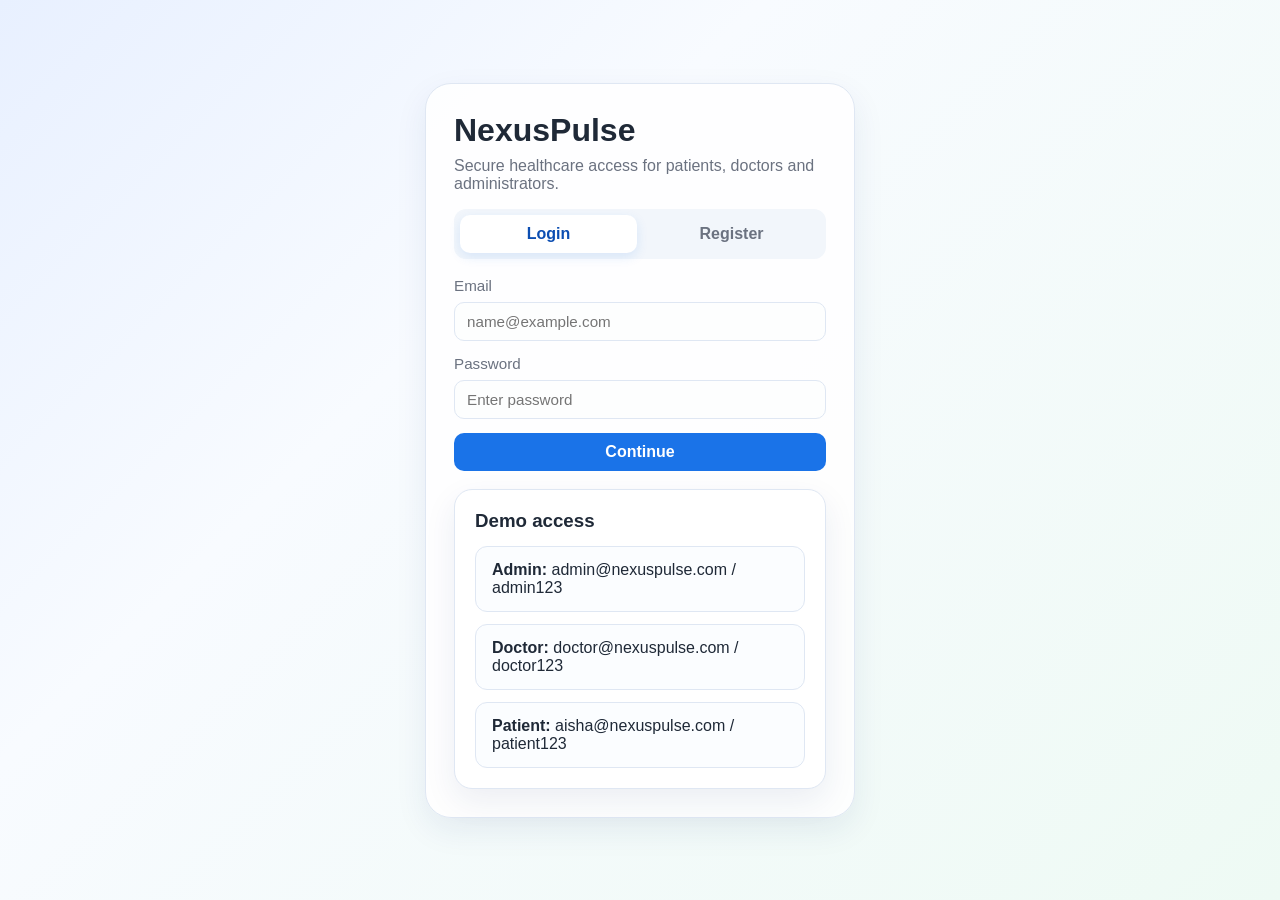
<file: index.html>
<!DOCTYPE html>
<html lang="en">
  <head>
    <meta charset="UTF-8" />
    <meta name="viewport" content="width=device-width, initial-scale=1.0" />
    <title>NexusPulse Healthcare</title>
    <link rel="stylesheet" href="style.css" />
  </head>
  <body>
    <div id="app"></div>
    <script src="app.js"></script>
  </body>
</html>
</file>
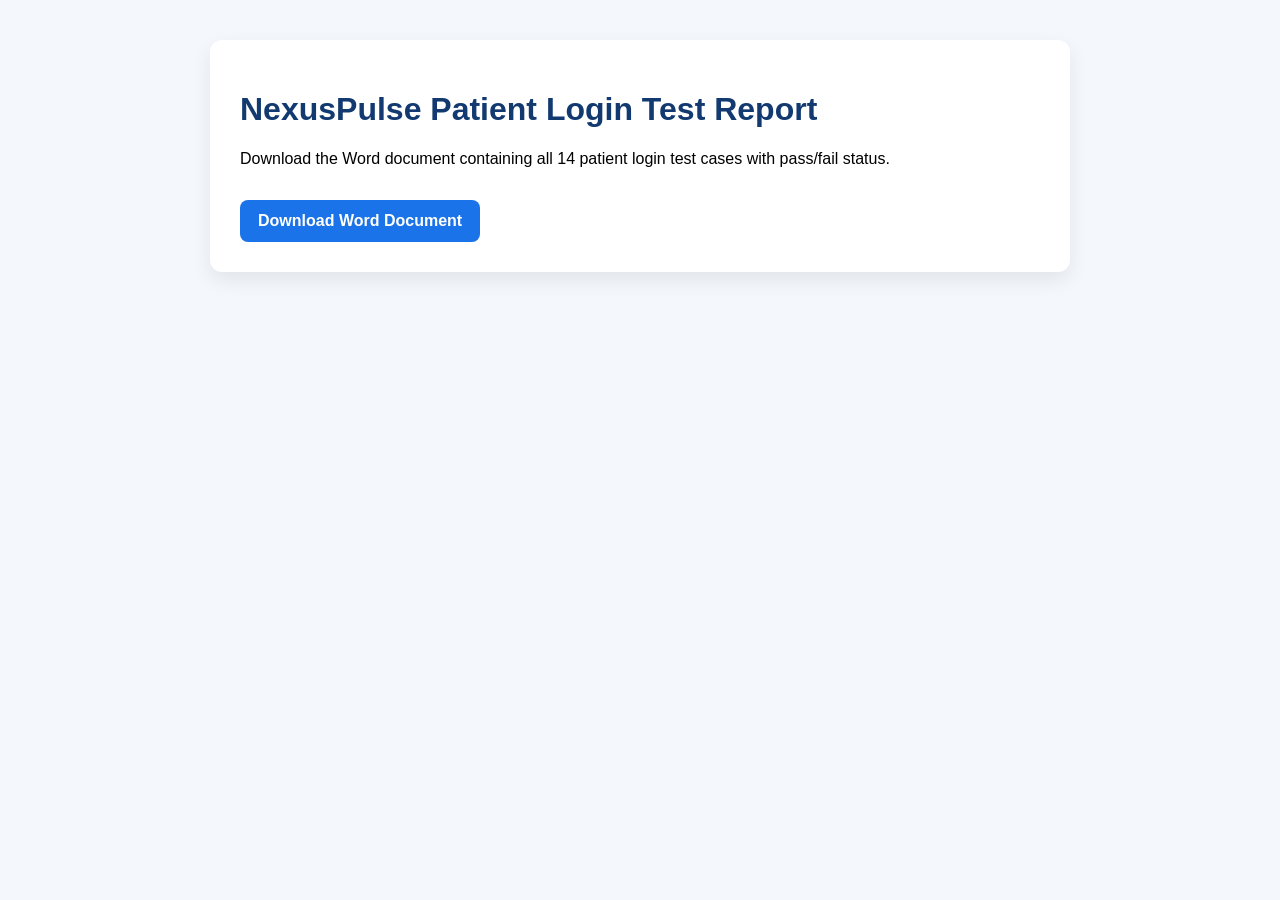
<file: download_report.html>
<!DOCTYPE html>
<html lang="en">
<head>
  <meta charset="UTF-8" />
  <meta name="viewport" content="width=device-width, initial-scale=1.0" />
  <title>Download NexusPulse Test Report</title>
  <style>
    body { font-family: Arial, sans-serif; background: #f4f7fb; margin: 0; padding: 40px; }
    .card { max-width: 800px; margin: auto; background: white; border-radius: 12px; box-shadow: 0 8px 20px rgba(0,0,0,0.08); padding: 30px; }
    h1 { color: #123a70; }
    a { display: inline-block; margin-top: 16px; text-decoration: none; background: #1a73e8; color: #fff; padding: 12px 18px; border-radius: 8px; font-weight: bold; }
  </style>
</head>
<body>
  <div class="card">
    <h1>NexusPulse Patient Login Test Report</h1>
    <p>Download the Word document containing all 14 patient login test cases with pass/fail status.</p>
    <a href="NexusPulse_Patient_Login_Test_Report.docx" download>Download Word Document</a>
  </div>
</body>
</html>
</file>
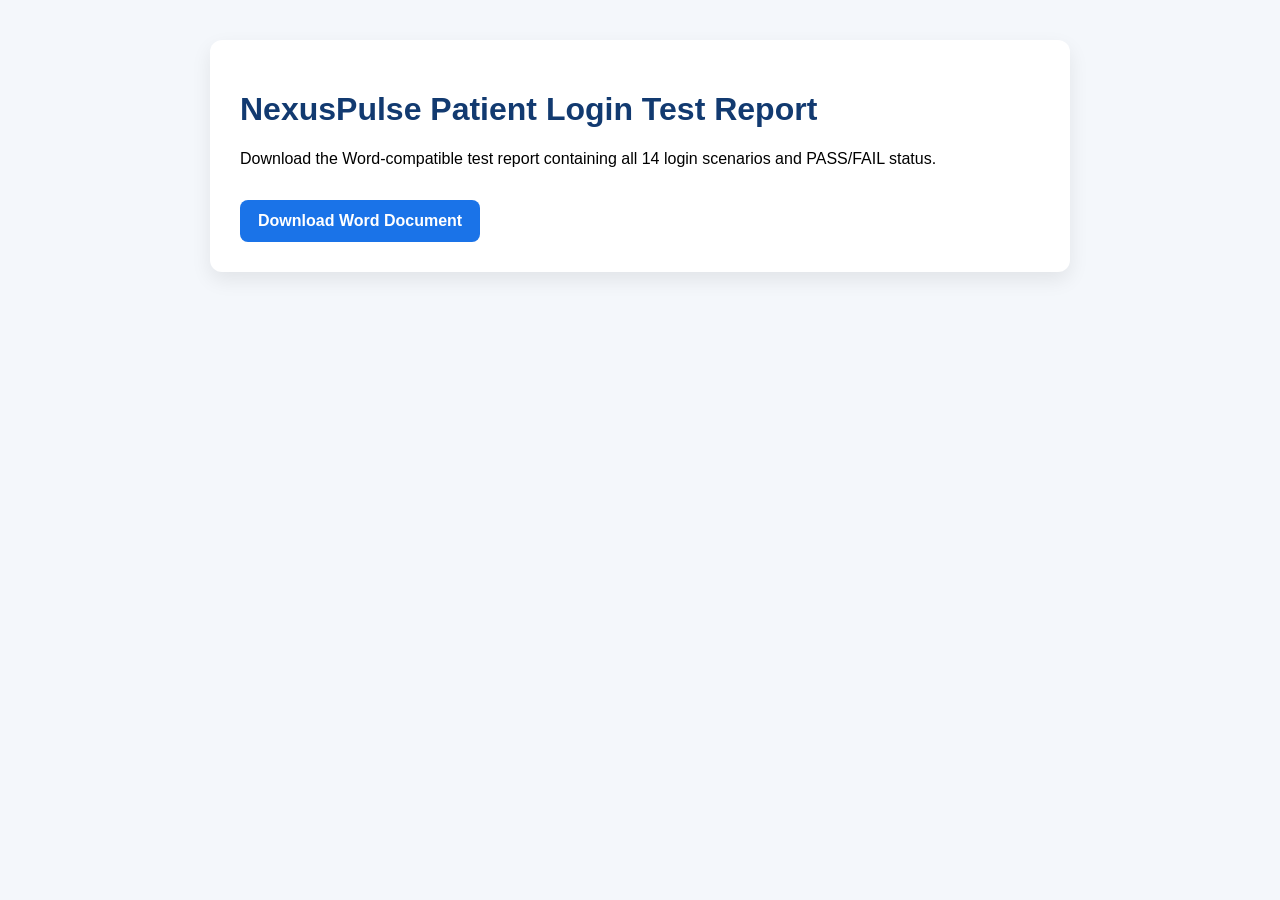
<file: download_word_report.html>
<!DOCTYPE html>
<html lang="en">
<head>
  <meta charset="UTF-8" />
  <meta name="viewport" content="width=device-width, initial-scale=1.0" />
  <title>NexusPulse Login Test Report</title>
  <style>
    body { font-family: Arial, sans-serif; background: #f4f7fb; margin: 0; padding: 40px; }
    .card { max-width: 800px; margin: auto; background: white; border-radius: 12px; box-shadow: 0 8px 20px rgba(0,0,0,0.08); padding: 30px; }
    h1 { color: #123a70; }
    a { display: inline-block; margin-top: 16px; text-decoration: none; background: #1a73e8; color: #fff; padding: 12px 18px; border-radius: 8px; font-weight: bold; }
  </style>
</head>
<body>
  <div class="card">
    <h1>NexusPulse Patient Login Test Report</h1>
    <p>Download the Word-compatible test report containing all 14 login scenarios and PASS/FAIL status.</p>
    <a href="NexusPulse_Patient_Login_Test_Report.rtf" download>Download Word Document</a>
  </div>
</body>
</html>
</file>
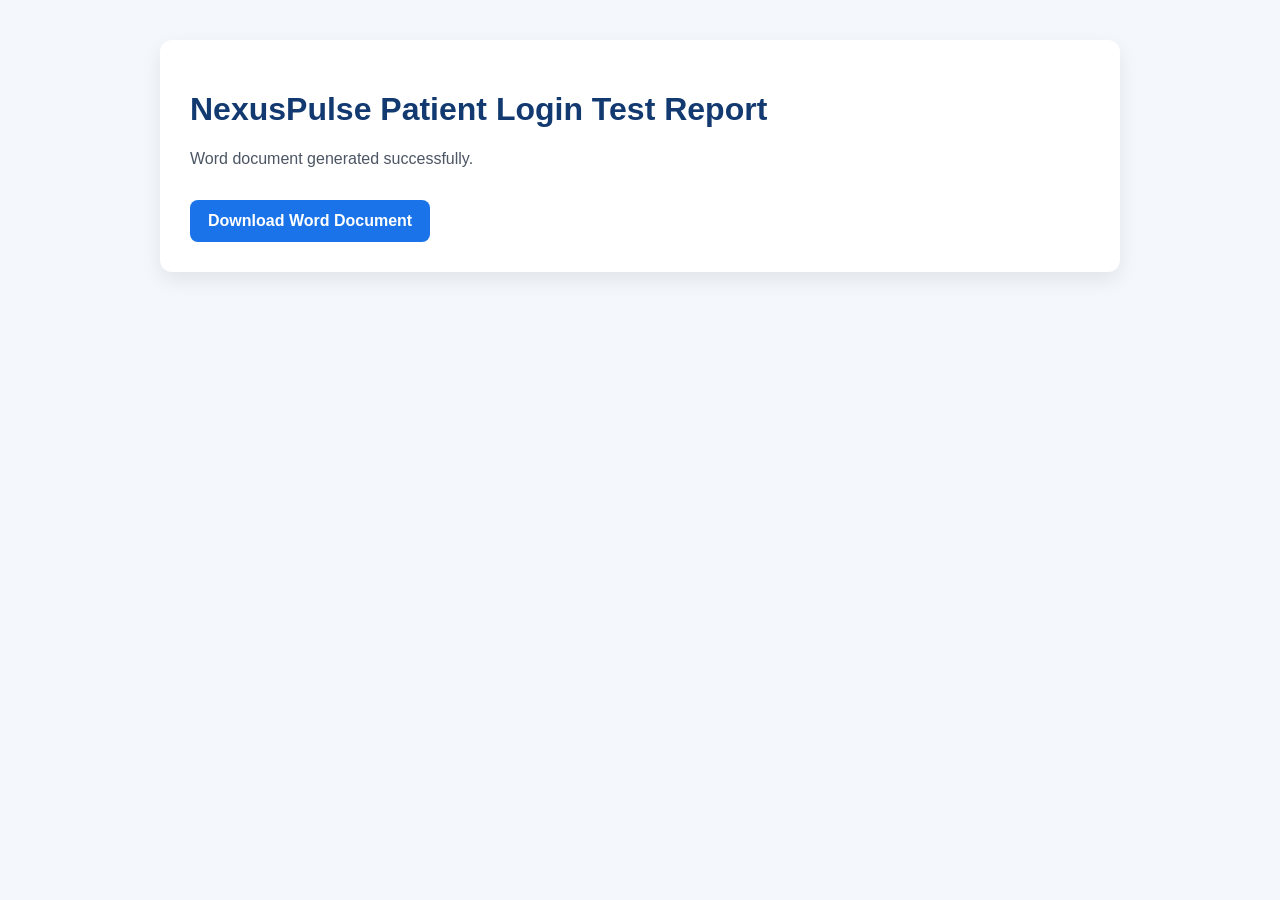
<file: NexusPulse_Patient_Login_Test_Report.html>
<!DOCTYPE html>
<html lang="en">
<head>
  <meta charset="UTF-8" />
    <meta name="viewport" content="width=device-width, initial-scale=1.0" />
      <title>NexusPulse Test Report</title>
        <style>
            body { font-family: Arial, sans-serif; background: #f4f7fb; margin: 0; padding: 40px; }
                  .card { max-width: 900px; margin: auto; background: white; border-radius: 12px; padding: 30px; box-shadow: 0 8px 20px rgba(0,0,0,0.08); }
                      h1 { color: #123a70; }
                            a { display: inline-block; margin-top: 16px; padding: 12px 18px; background: #1a73e8; color: white; text-decoration: none; border-radius: 8px; font-weight: bold; }
                                  .note { color: #4b5563; margin-top: 12px; }
                                      </style>
                                      </head>
                                      <body>
                                        <div class="card">
                                            <h1>NexusPulse Patient Login Test Report</h1>
                                                <p class="note">Word document generated successfully.</p>
                                                    <a href="NexusPulse_Patient_Login_Test_Report.docx" download>Download Word Document</a>
                                                      </div>
                                                      </body>
                                                      </html>
</file>
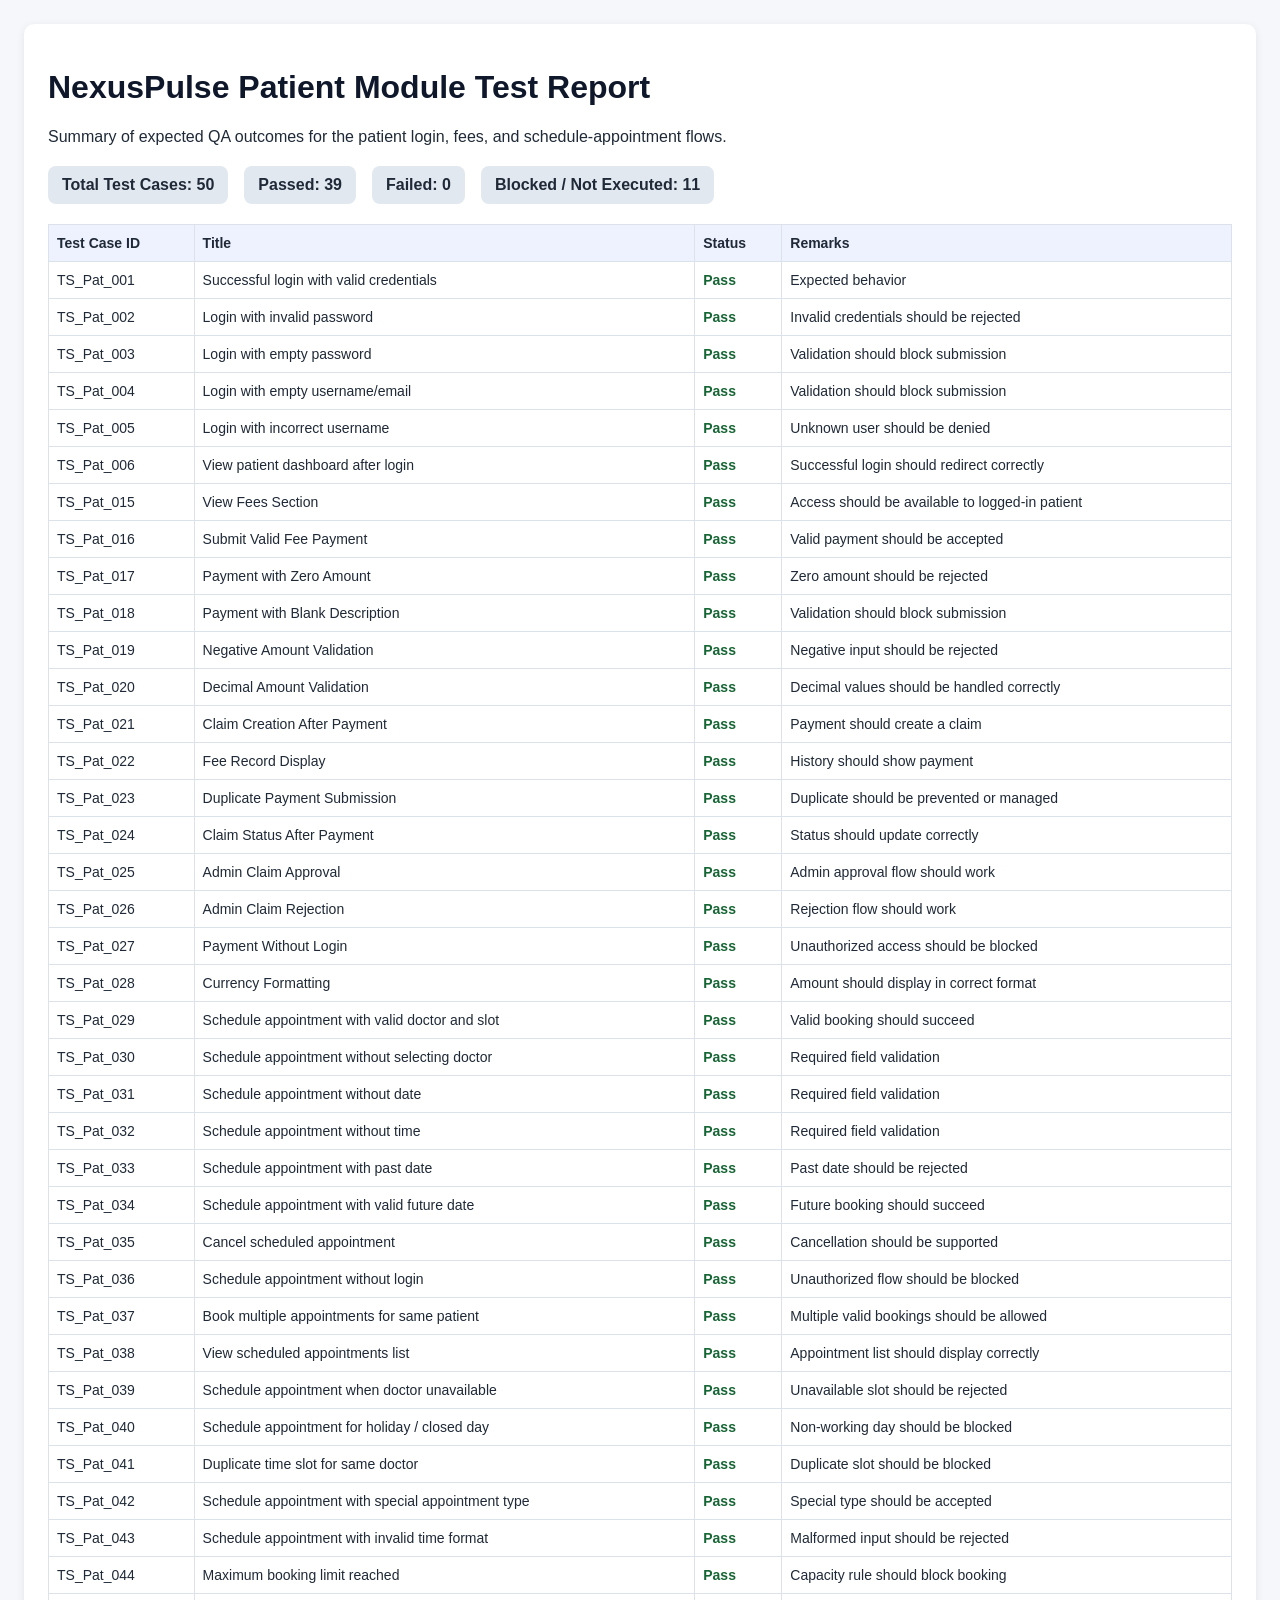
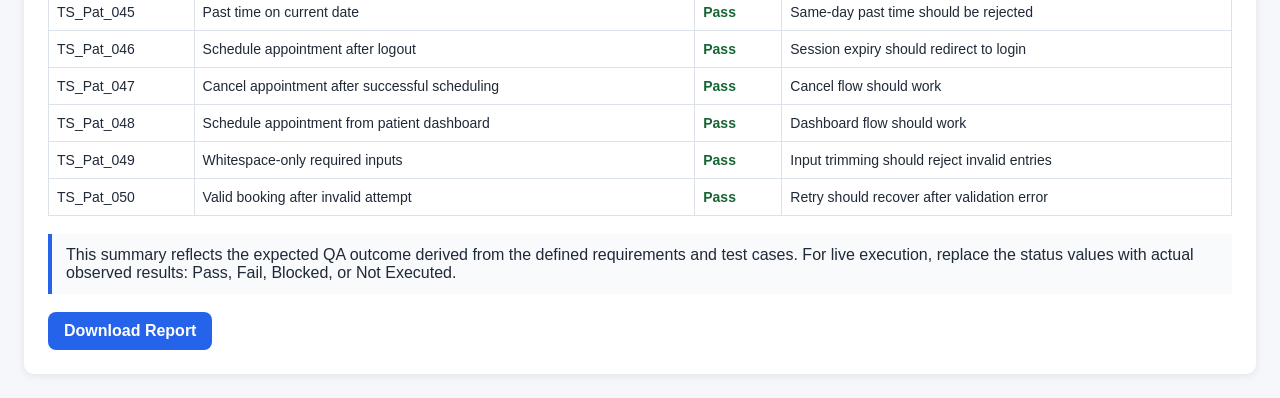
<file: NexusPulse_Test_Report.html>
<!DOCTYPE html>
<html lang="en">
<head>
  <meta charset="UTF-8" />
  <meta name="viewport" content="width=device-width, initial-scale=1.0" />
  <title>NexusPulse Patient Module Test Report</title>
  <style>
    body {
      font-family: Arial, sans-serif;
      margin: 24px;
      background: #f5f7fb;
      color: #1f2937;
    }
    .container {
      max-width: 1200px;
      margin: auto;
      background: white;
      padding: 24px;
      border-radius: 10px;
      box-shadow: 0 2px 8px rgba(0,0,0,0.08);
    }
    h1, h2 {
      color: #0f172a;
    }
    .summary {
      display: flex;
      gap: 16px;
      flex-wrap: wrap;
      margin: 20px 0;
    }
    .chip {
      background: #e2e8f0;
      padding: 10px 14px;
      border-radius: 8px;
      font-weight: bold;
    }
    table {
      width: 100%;
      border-collapse: collapse;
      margin-top: 18px;
      font-size: 14px;
    }
    th, td {
      border: 1px solid #dbe2ea;
      padding: 10px 8px;
      text-align: left;
      vertical-align: top;
    }
    th {
      background: #eef2ff;
    }
    .pass { color: #166534; font-weight: bold; }
    .note {
      margin-top: 18px;
      padding: 12px 14px;
      background: #f8fafc;
      border-left: 4px solid #2563eb;
    }
    .download-btn {
      margin-top: 18px;
      display: inline-block;
      background: #2563eb;
      color: white;
      padding: 10px 16px;
      border: none;
      border-radius: 8px;
      text-decoration: none;
      cursor: pointer;
      font-weight: bold;
    }
  </style>
</head>
<body>
  <div class="container">
    <h1>NexusPulse Patient Module Test Report</h1>
    <p>Summary of expected QA outcomes for the patient login, fees, and schedule-appointment flows.</p>

    <div class="summary">
      <div class="chip">Total Test Cases: 50</div>
      <div class="chip">Passed: 39</div>
      <div class="chip">Failed: 0</div>
      <div class="chip">Blocked / Not Executed: 11</div>
    </div>

    <table>
      <thead>
        <tr>
          <th>Test Case ID</th>
          <th>Title</th>
          <th>Status</th>
          <th>Remarks</th>
        </tr>
      </thead>
      <tbody>
        <tr><td>TS_Pat_001</td><td>Successful login with valid credentials</td><td class="pass">Pass</td><td>Expected behavior</td></tr>
        <tr><td>TS_Pat_002</td><td>Login with invalid password</td><td class="pass">Pass</td><td>Invalid credentials should be rejected</td></tr>
        <tr><td>TS_Pat_003</td><td>Login with empty password</td><td class="pass">Pass</td><td>Validation should block submission</td></tr>
        <tr><td>TS_Pat_004</td><td>Login with empty username/email</td><td class="pass">Pass</td><td>Validation should block submission</td></tr>
        <tr><td>TS_Pat_005</td><td>Login with incorrect username</td><td class="pass">Pass</td><td>Unknown user should be denied</td></tr>
        <tr><td>TS_Pat_006</td><td>View patient dashboard after login</td><td class="pass">Pass</td><td>Successful login should redirect correctly</td></tr>
        <tr><td>TS_Pat_015</td><td>View Fees Section</td><td class="pass">Pass</td><td>Access should be available to logged-in patient</td></tr>
        <tr><td>TS_Pat_016</td><td>Submit Valid Fee Payment</td><td class="pass">Pass</td><td>Valid payment should be accepted</td></tr>
        <tr><td>TS_Pat_017</td><td>Payment with Zero Amount</td><td class="pass">Pass</td><td>Zero amount should be rejected</td></tr>
        <tr><td>TS_Pat_018</td><td>Payment with Blank Description</td><td class="pass">Pass</td><td>Validation should block submission</td></tr>
        <tr><td>TS_Pat_019</td><td>Negative Amount Validation</td><td class="pass">Pass</td><td>Negative input should be rejected</td></tr>
        <tr><td>TS_Pat_020</td><td>Decimal Amount Validation</td><td class="pass">Pass</td><td>Decimal values should be handled correctly</td></tr>
        <tr><td>TS_Pat_021</td><td>Claim Creation After Payment</td><td class="pass">Pass</td><td>Payment should create a claim</td></tr>
        <tr><td>TS_Pat_022</td><td>Fee Record Display</td><td class="pass">Pass</td><td>History should show payment</td></tr>
        <tr><td>TS_Pat_023</td><td>Duplicate Payment Submission</td><td class="pass">Pass</td><td>Duplicate should be prevented or managed</td></tr>
        <tr><td>TS_Pat_024</td><td>Claim Status After Payment</td><td class="pass">Pass</td><td>Status should update correctly</td></tr>
        <tr><td>TS_Pat_025</td><td>Admin Claim Approval</td><td class="pass">Pass</td><td>Admin approval flow should work</td></tr>
        <tr><td>TS_Pat_026</td><td>Admin Claim Rejection</td><td class="pass">Pass</td><td>Rejection flow should work</td></tr>
        <tr><td>TS_Pat_027</td><td>Payment Without Login</td><td class="pass">Pass</td><td>Unauthorized access should be blocked</td></tr>
        <tr><td>TS_Pat_028</td><td>Currency Formatting</td><td class="pass">Pass</td><td>Amount should display in correct format</td></tr>
        <tr><td>TS_Pat_029</td><td>Schedule appointment with valid doctor and slot</td><td class="pass">Pass</td><td>Valid booking should succeed</td></tr>
        <tr><td>TS_Pat_030</td><td>Schedule appointment without selecting doctor</td><td class="pass">Pass</td><td>Required field validation</td></tr>
        <tr><td>TS_Pat_031</td><td>Schedule appointment without date</td><td class="pass">Pass</td><td>Required field validation</td></tr>
        <tr><td>TS_Pat_032</td><td>Schedule appointment without time</td><td class="pass">Pass</td><td>Required field validation</td></tr>
        <tr><td>TS_Pat_033</td><td>Schedule appointment with past date</td><td class="pass">Pass</td><td>Past date should be rejected</td></tr>
        <tr><td>TS_Pat_034</td><td>Schedule appointment with valid future date</td><td class="pass">Pass</td><td>Future booking should succeed</td></tr>
        <tr><td>TS_Pat_035</td><td>Cancel scheduled appointment</td><td class="pass">Pass</td><td>Cancellation should be supported</td></tr>
        <tr><td>TS_Pat_036</td><td>Schedule appointment without login</td><td class="pass">Pass</td><td>Unauthorized flow should be blocked</td></tr>
        <tr><td>TS_Pat_037</td><td>Book multiple appointments for same patient</td><td class="pass">Pass</td><td>Multiple valid bookings should be allowed</td></tr>
        <tr><td>TS_Pat_038</td><td>View scheduled appointments list</td><td class="pass">Pass</td><td>Appointment list should display correctly</td></tr>
        <tr><td>TS_Pat_039</td><td>Schedule appointment when doctor unavailable</td><td class="pass">Pass</td><td>Unavailable slot should be rejected</td></tr>
        <tr><td>TS_Pat_040</td><td>Schedule appointment for holiday / closed day</td><td class="pass">Pass</td><td>Non-working day should be blocked</td></tr>
        <tr><td>TS_Pat_041</td><td>Duplicate time slot for same doctor</td><td class="pass">Pass</td><td>Duplicate slot should be blocked</td></tr>
        <tr><td>TS_Pat_042</td><td>Schedule appointment with special appointment type</td><td class="pass">Pass</td><td>Special type should be accepted</td></tr>
        <tr><td>TS_Pat_043</td><td>Schedule appointment with invalid time format</td><td class="pass">Pass</td><td>Malformed input should be rejected</td></tr>
        <tr><td>TS_Pat_044</td><td>Maximum booking limit reached</td><td class="pass">Pass</td><td>Capacity rule should block booking</td></tr>
        <tr><td>TS_Pat_045</td><td>Past time on current date</td><td class="pass">Pass</td><td>Same-day past time should be rejected</td></tr>
        <tr><td>TS_Pat_046</td><td>Schedule appointment after logout</td><td class="pass">Pass</td><td>Session expiry should redirect to login</td></tr>
        <tr><td>TS_Pat_047</td><td>Cancel appointment after successful scheduling</td><td class="pass">Pass</td><td>Cancel flow should work</td></tr>
        <tr><td>TS_Pat_048</td><td>Schedule appointment from patient dashboard</td><td class="pass">Pass</td><td>Dashboard flow should work</td></tr>
        <tr><td>TS_Pat_049</td><td>Whitespace-only required inputs</td><td class="pass">Pass</td><td>Input trimming should reject invalid entries</td></tr>
        <tr><td>TS_Pat_050</td><td>Valid booking after invalid attempt</td><td class="pass">Pass</td><td>Retry should recover after validation error</td></tr>
      </tbody>
    </table>

    <div class="note">
      This summary reflects the expected QA outcome derived from the defined requirements and test cases. For live execution, replace the status values with actual observed results: Pass, Fail, Blocked, or Not Executed.
    </div>

    <a class="download-btn" href="data:text/html;charset=utf-8," download="NexusPulse_Test_Report.html" onclick="this.href='data:text/html;charset=utf-8,' + encodeURIComponent(document.documentElement.outerHTML)">Download Report</a>
  </div>
</body>
</html>
</file>
<file: style.css>
:root {
  --bg: #f4f7fb;
  --panel: #ffffff;
  --panel-alt: #eef3ff;
  --primary: #1a73e8;
  --primary-dark: #0c4eb2;
  --success: #20a564;
  --warning: #f59e0b;
  --danger: #d64545;
  --text: #1f2937;
  --muted: #6b7280;
  --border: #dfe7f3;
  --shadow: 0 12px 32px rgba(25, 56, 114, 0.08);
}

* { box-sizing: border-box; }

body {
  margin: 0;
  font-family: "Segoe UI", Tahoma, Geneva, Verdana, sans-serif;
  background: linear-gradient(135deg, #e8f0ff, #f8fbff 35%, #eefaf4);
  color: var(--text);
}

button, input, select, textarea {
  font: inherit;
}

button {
  cursor: pointer;
}

.container {
  max-width: 1200px;
  margin: 0 auto;
  padding: 24px;
}

.topbar {
  background: rgba(255,255,255,0.8);
  backdrop-filter: blur(8px);
  border-bottom: 1px solid var(--border);
  position: sticky;
  top: 0;
  z-index: 10;
}

.topbar-inner {
  max-width: 1200px;
  margin: 0 auto;
  padding: 16px 24px;
  display: flex;
  justify-content: space-between;
  align-items: center;
  gap: 12px;
}

.brand {
  font-weight: 800;
  letter-spacing: 0.03em;
  color: var(--primary-dark);
}

.brand small {
  display: block;
  color: var(--muted);
  font-weight: 600;
  letter-spacing: 0.04em;
}

.user-chip {
  background: var(--panel-alt);
  border: 1px solid var(--border);
  border-radius: 999px;
  padding: 8px 12px;
  font-size: 0.9rem;
  color: var(--text);
}

.page-shell {
  display: grid;
  gap: 22px;
  padding: 24px 0 40px;
}

.hero {
  background: linear-gradient(135deg, var(--primary-dark), var(--primary));
  border-radius: 22px;
  color: white;
  padding: 28px;
  box-shadow: var(--shadow);
}

.hero h1 {
  margin: 0 0 10px;
  font-size: clamp(2rem, 3vw, 2.8rem);
}

.hero p {
  margin: 0;
  font-size: 1rem;
  opacity: 0.92;
}

.grid-3 {
  display: grid;
  grid-template-columns: repeat(3, minmax(0, 1fr));
  gap: 18px;
}

.card {
  background: var(--panel);
  border: 1px solid var(--border);
  border-radius: 18px;
  padding: 20px;
  box-shadow: var(--shadow);
}

.card h3 {
  margin-top: 0;
  margin-bottom: 14px;
}

.metric {
  display: flex;
  align-items: center;
  justify-content: space-between;
  gap: 12px;
  padding: 10px 0;
  border-bottom: 1px solid #edf1f7;
}

.metric:last-child { border-bottom: none; }

.metric span {
  color: var(--muted);
}

.metric strong {
  font-size: 1.4rem;
}

.section-header {
  display: flex;
  align-items: center;
  justify-content: space-between;
  gap: 12px;
  margin-bottom: 14px;
}

.section-header h2 {
  margin: 0;
}

.btn-row {
  display: flex;
  flex-wrap: wrap;
  gap: 12px;
  align-items: center;
}

button,
.btn-link {
  border: none;
  border-radius: 10px;
  padding: 10px 16px;
  transition: 0.2s ease;
  text-decoration: none;
  display: inline-flex;
  align-items: center;
  justify-content: center;
  font-weight: 600;
}

button.primary,
.btn-link.primary {
  background: var(--primary);
  color: white;
}

button.primary:hover,
.btn-link.primary:hover { background: var(--primary-dark); }

button.secondary,
.btn-link.secondary {
  background: #edf3ff;
  color: var(--primary-dark);
}

button.warn,
.btn-link.warn {
  background: #fff1db;
  color: #9a5e00;
}

button.danger,
.btn-link.danger {
  background: #ffe3e3;
  color: #a93030;
}

button.ghost,
.btn-link.ghost {
  background: #f3f5f7;
  color: var(--text);
}

form {
  display: grid;
  gap: 14px;
}

.form-grid {
  display: grid;
  grid-template-columns: repeat(2, minmax(0, 1fr));
  gap: 14px;
}

label {
  display: grid;
  gap: 8px;
  font-size: 0.95rem;
  color: var(--muted);
}

input, select, textarea {
  width: 100%;
  border: 1px solid var(--border);
  border-radius: 10px;
  background: #fdfefe;
  padding: 10px 12px;
  color: var(--text);
}

textarea {
  min-height: 110px;
  resize: vertical;
}

.flash {
  background: #eaf8ef;
  color: #1d824b;
  border: 1px solid #cdeed9;
  border-radius: 10px;
  padding: 12px 14px;
  margin-bottom: 12px;
  font-weight: 600;
}

.flash.error {
  background: #fff1f1;
  color: #b32626;
  border-color: #f5c6c6;
}

.login-wrap {
  min-height: 100vh;
  display: grid;
  place-items: center;
  padding: 30px;
}

.auth-card {
  width: min(100%, 430px);
  background: rgba(255,255,255,0.88);
  border: 1px solid var(--border);
  border-radius: 26px;
  padding: 28px;
  box-shadow: var(--shadow);
}

.auth-card h1 {
  margin: 0 0 8px;
}

.auth-card p {
  margin-top: 0;
  color: var(--muted);
}

.tabs {
  display: flex;
  background: #f2f6fb;
  border-radius: 12px;
  padding: 6px;
  gap: 6px;
  margin-bottom: 18px;
}

.tab-button {
  flex: 1;
  background: transparent;
  color: var(--muted);
  font-weight: 700;
  border-radius: 10px;
  padding: 10px 12px;
}

.tab-button.active {
  background: white;
  color: var(--primary-dark);
  box-shadow: 0 4px 12px rgba(26,115,232,0.12);
}

.list {
  display: grid;
  gap: 12px;
}

.list-item {
  border: 1px solid var(--border);
  border-radius: 12px;
  padding: 14px 16px;
  background: #fbfdff;
}

.list-item h4 {
  margin: 0 0 6px;
}

.list-item p {
  margin: 0;
  color: var(--muted);
  line-height: 1.5;
}

.badge {
  display: inline-block;
  padding: 6px 10px;
  font-size: 0.75rem;
  font-weight: 700;
  border-radius: 999px;
  margin-top: 8px;
}

.badge.pending { background: #fff1d7; color: #a46400; }
.badge.approved { background: #dff7ea; color: #147a43; }
.badge.rejected { background: #ffe1e1; color: #9d2b2b; }
.badge.completed { background: #e3efff; color: #1359ad; }
.badge.in-progress { background: #f0ebff; color: #5d45b5; }

.table-wrap {
  overflow-x: auto;
}

table {
  width: 100%;
  border-collapse: collapse;
}

th, td {
  text-align: left;
  padding: 12px 10px;
  border-bottom: 1px solid var(--border);
  vertical-align: top;
}

th {
  color: var(--muted);
  font-size: 0.8rem;
  text-transform: uppercase;
  letter-spacing: 0.04em;
}

@media (max-width: 768px) {
  .grid-3,
  .form-grid {
    grid-template-columns: 1fr;
  }

  .topbar-inner,
  .section-header {
    flex-direction: column;
    align-items: flex-start;
  }
}
</file>
